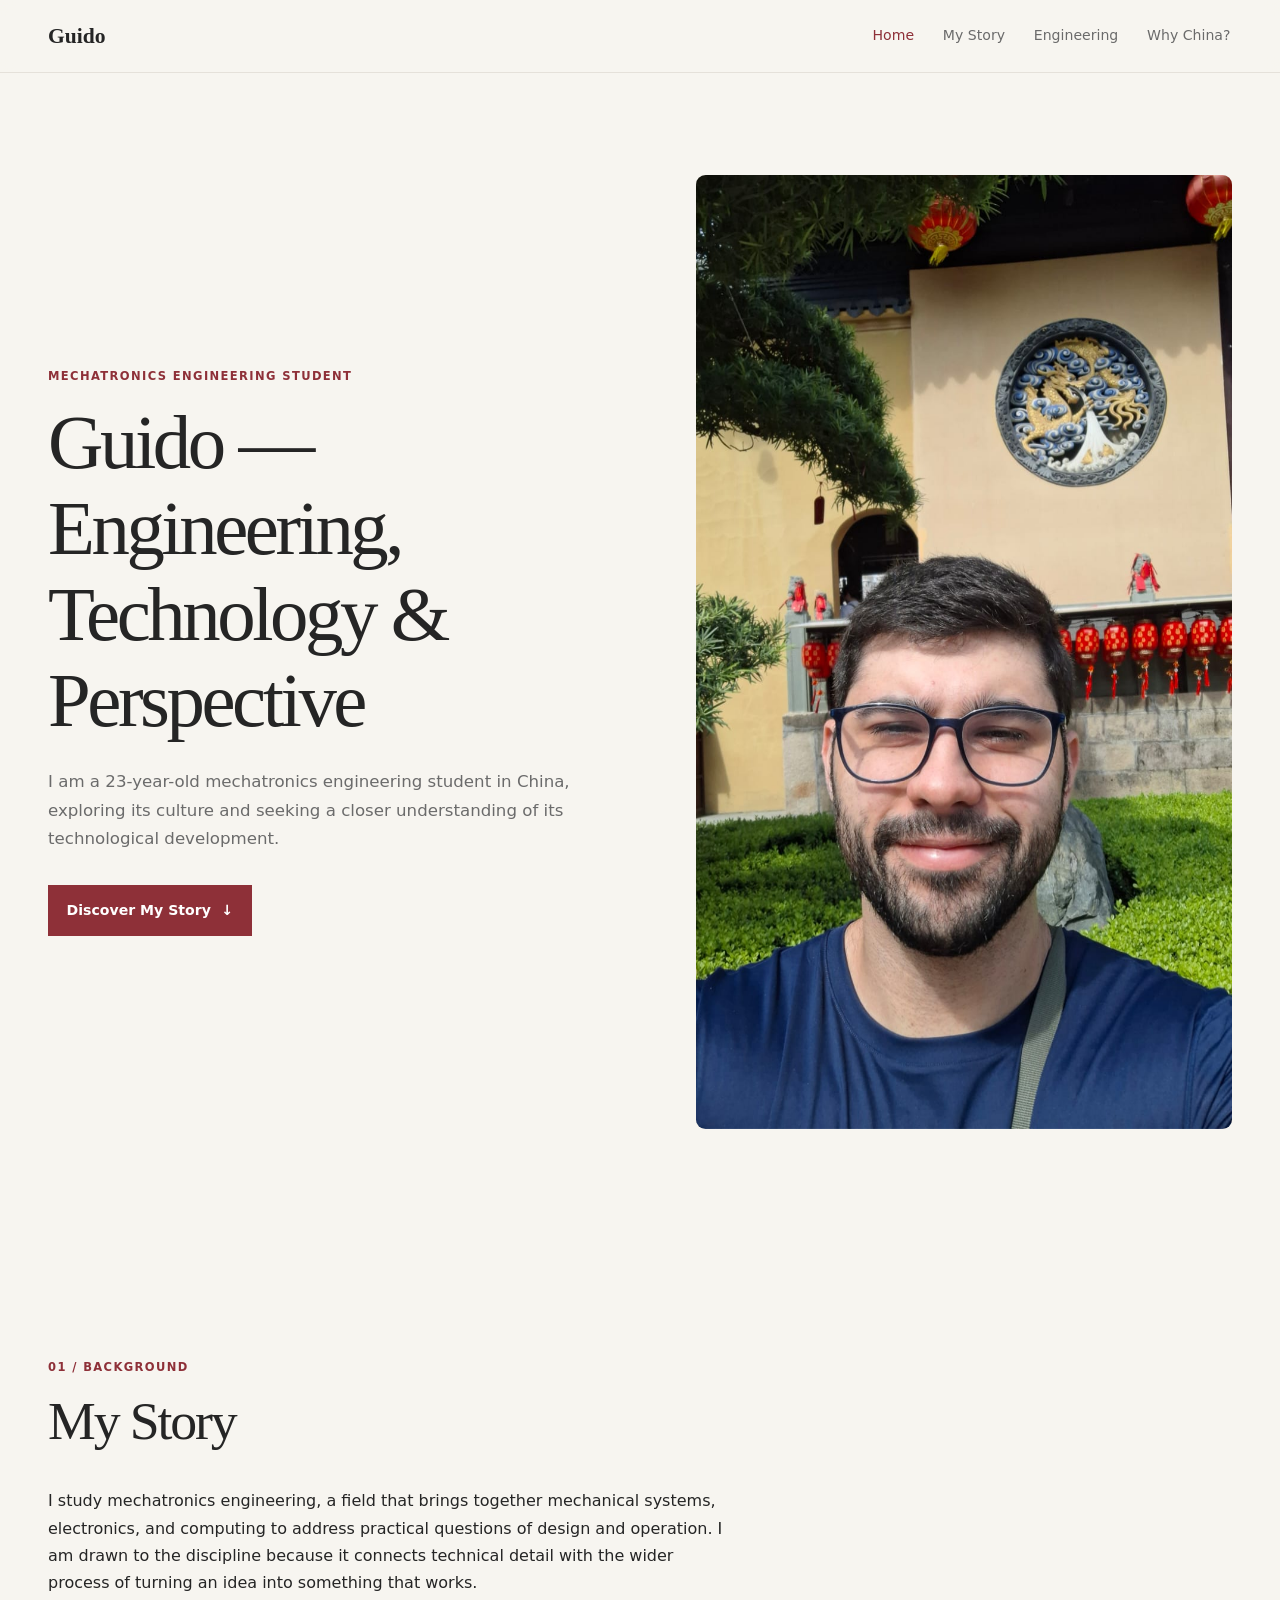
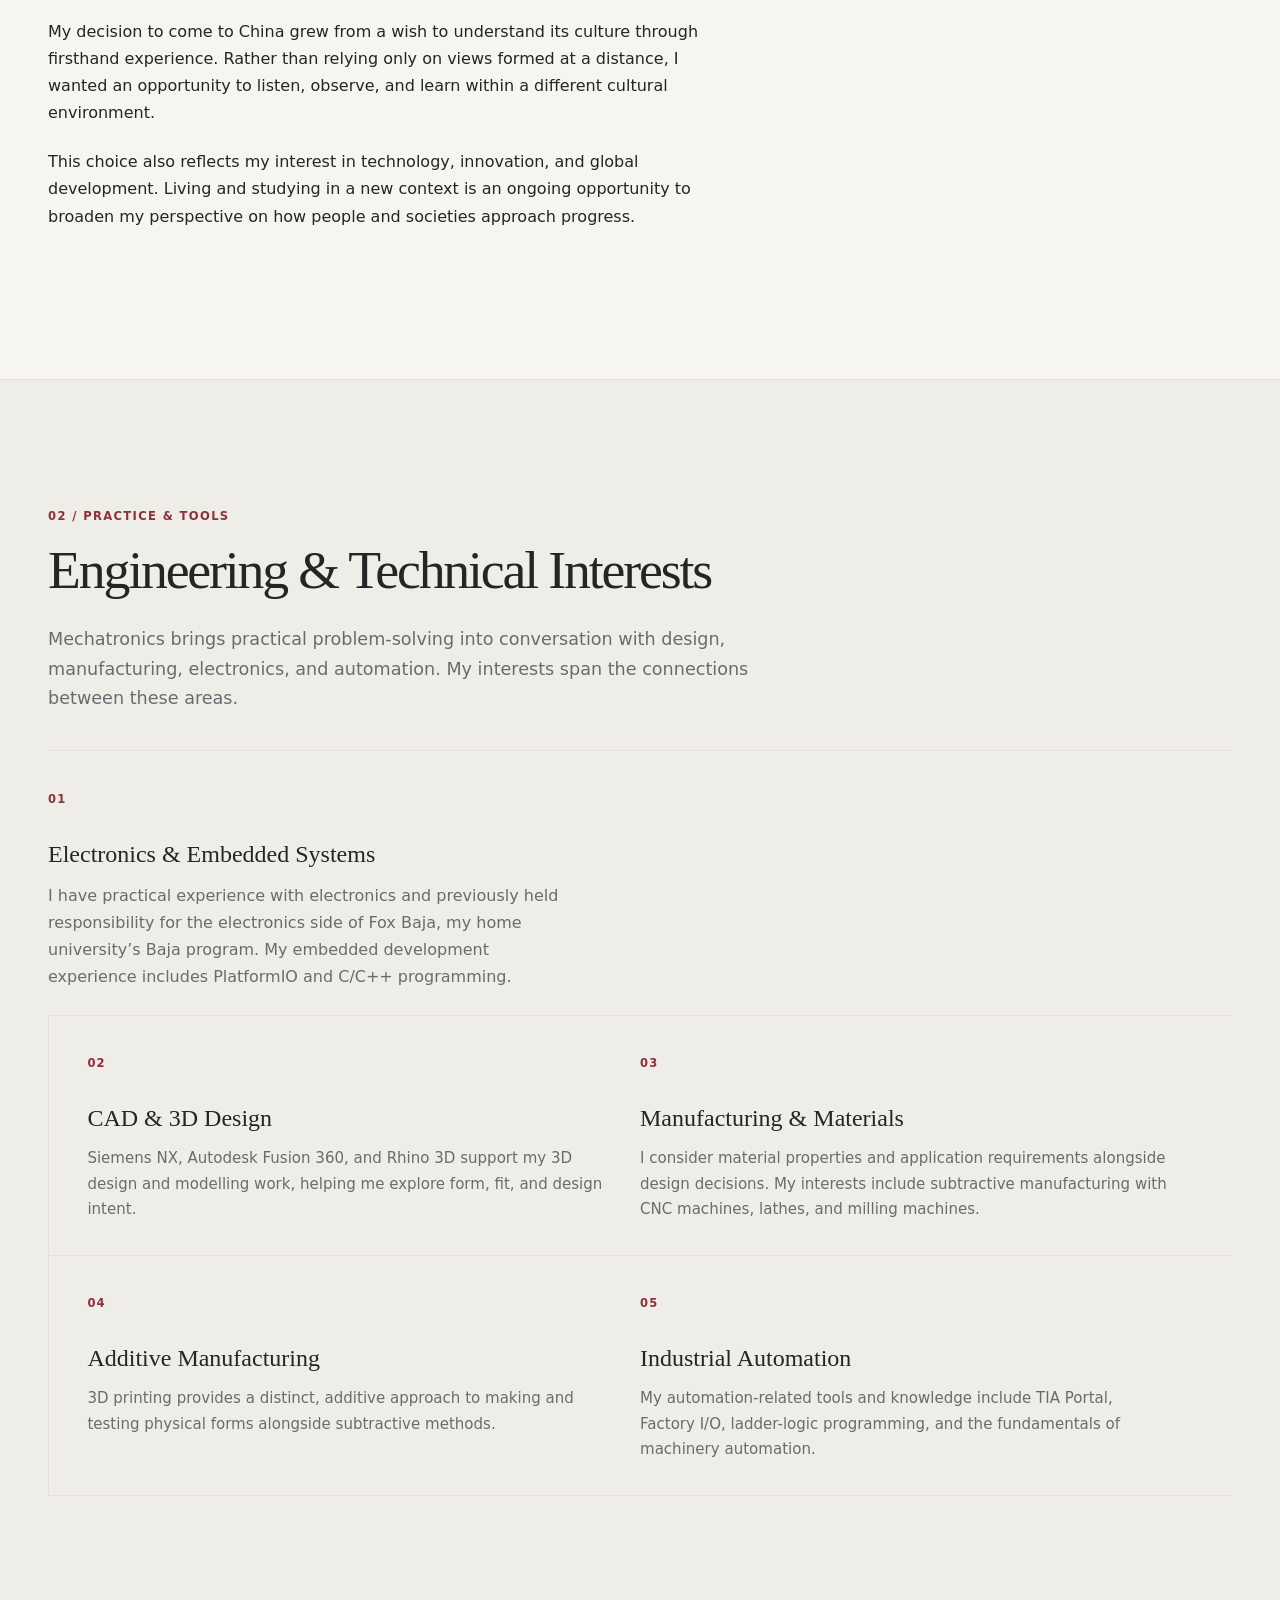
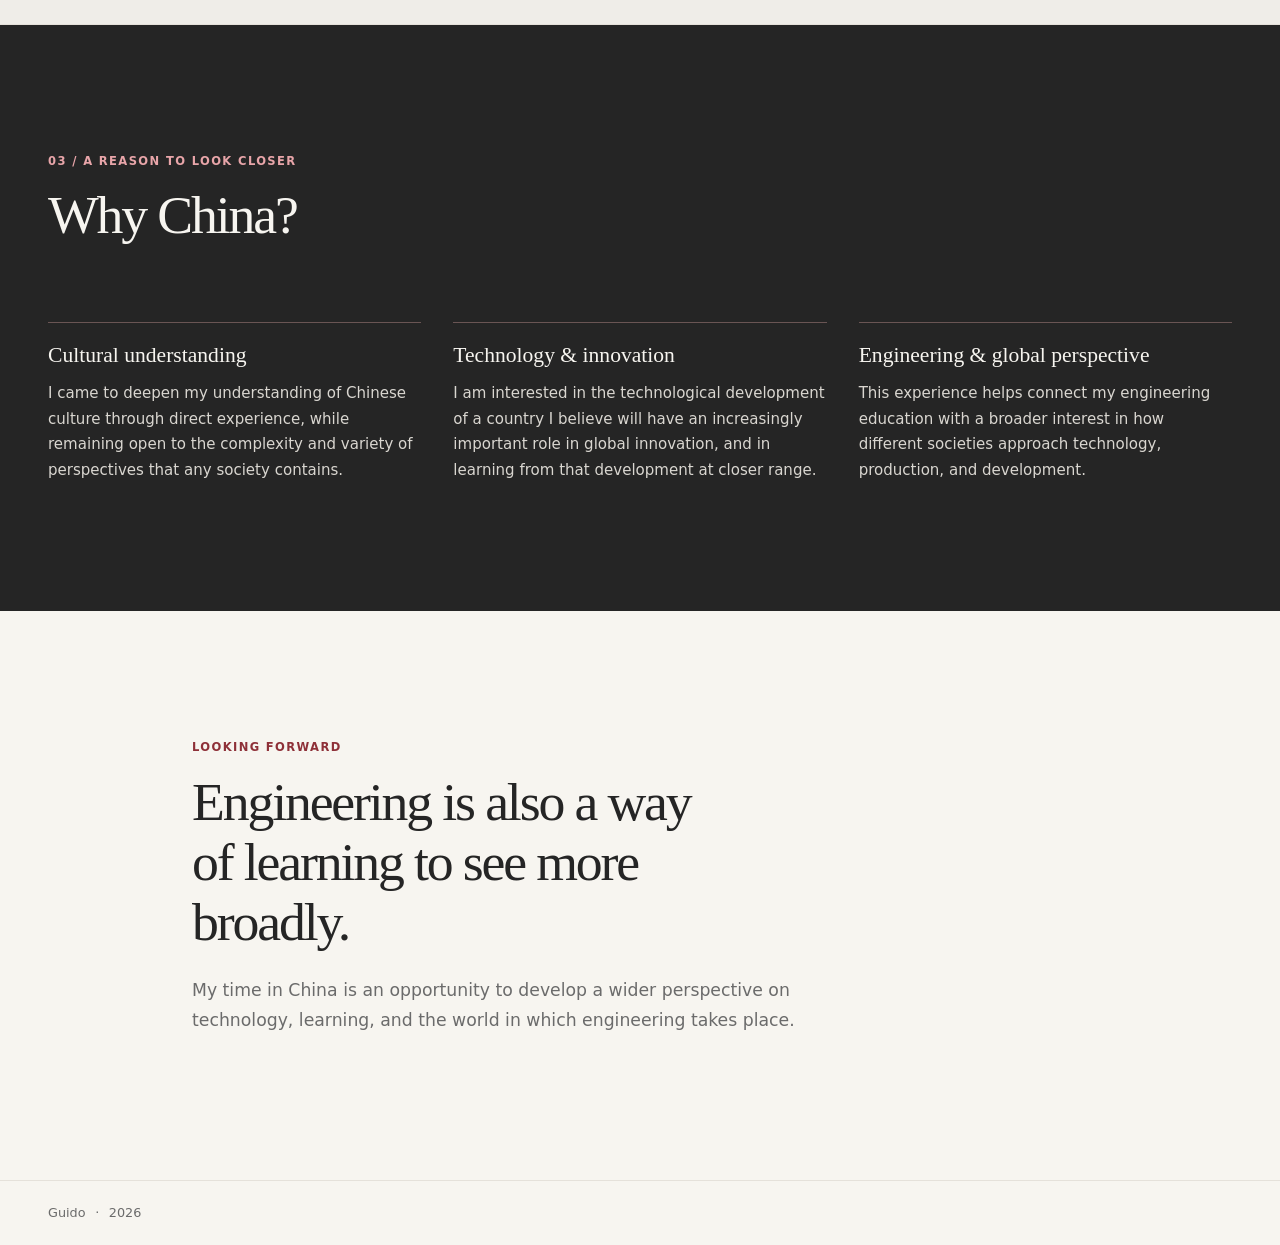
<file: index.html>
<!doctype html>
<html lang="en">
  <head>
    <meta charset="UTF-8" />
    <meta name="viewport" content="width=device-width, initial-scale=1.0" />
    <meta name="description" content="Guido's personal website: engineering, technology, and perspective." />
    <title>Guido — Engineering, Technology &amp; Perspective</title>
    <link rel="stylesheet" href="style.css" />
  </head>
  <body>
    <a class="skip-link" href="#main-content">Skip to main content</a>

    <header class="site-header">
      <nav class="nav container" aria-label="Main navigation">
        <a class="brand" href="#home" aria-label="Guido — home">Guido</a>
        <button class="menu-toggle" type="button" aria-expanded="false" aria-controls="primary-menu">
          <span class="menu-toggle__label">Menu</span>
          <span class="menu-toggle__icon" aria-hidden="true"></span>
        </button>
        <ul class="nav-links" id="primary-menu">
          <li><a href="#home">Home</a></li>
          <li><a href="#my-story">My Story</a></li>
          <li><a href="#engineering">Engineering</a></li>
          <li><a href="#why-china">Why China?</a></li>
        </ul>
      </nav>
    </header>

    <main id="main-content">
      <section class="hero container" id="home" aria-labelledby="hero-title">
        <div class="hero__content">
          <p class="eyebrow">Mechatronics engineering student</p>
          <h1 id="hero-title">Guido — Engineering, Technology &amp; Perspective</h1>
          <p class="hero__intro">I am a 23-year-old mechatronics engineering student in China, exploring its culture and seeking a closer understanding of its technological development.</p>
          <a class="button" href="#my-story">Discover My Story <span aria-hidden="true">↓</span></a>
        </div>
        <div class="portrait-frame">
          <!-- The shared portrait is stored in the parent images folder. -->
          <img class="portrait" src="images/guido.jpg" alt="Portrait of Guido in China" />
          <div class="portrait-placeholder" aria-hidden="true">
            <span>Portrait</span>
            <p>Add your photo as<br /><code>images/guido.jpg</code></p>
          </div>
        </div>
      </section>

      <section class="section container reveal" id="my-story" aria-labelledby="story-title">
        <div class="section-heading">
          <p class="eyebrow">01 / Background</p>
          <h2 id="story-title">My Story</h2>
        </div>
        <div class="prose">
          <p>I study mechatronics engineering, a field that brings together mechanical systems, electronics, and computing to address practical questions of design and operation. I am drawn to the discipline because it connects technical detail with the wider process of turning an idea into something that works.</p>
          <p>My decision to come to China grew from a wish to understand its culture through firsthand experience. Rather than relying only on views formed at a distance, I wanted an opportunity to listen, observe, and learn within a different cultural environment.</p>
          <p>This choice also reflects my interest in technology, innovation, and global development. Living and studying in a new context is an ongoing opportunity to broaden my perspective on how people and societies approach progress.</p>
        </div>
      </section>

      <section class="section section--engineering" id="engineering" aria-labelledby="engineering-title">
        <div class="container reveal">
          <div class="section-heading section-heading--wide">
            <p class="eyebrow">02 / Practice &amp; tools</p>
            <h2 id="engineering-title">Engineering &amp; Technical Interests</h2>
            <p class="section-lede">Mechatronics brings practical problem-solving into conversation with design, manufacturing, electronics, and automation. My interests span the connections between these areas.</p>
          </div>
          <div class="skills-grid">
            <article class="skill-block skill-block--featured">
              <p class="skill-number">01</p>
              <h3>Electronics &amp; Embedded Systems</h3>
              <p>I have practical experience with electronics and previously held responsibility for the electronics side of Fox Baja, my home university’s Baja program. My embedded development experience includes PlatformIO and C/C++ programming.</p>
            </article>
            <article class="skill-block">
              <p class="skill-number">02</p>
              <h3>CAD &amp; 3D Design</h3>
              <p>Siemens NX, Autodesk Fusion 360, and Rhino 3D support my 3D design and modelling work, helping me explore form, fit, and design intent.</p>
            </article>
            <article class="skill-block">
              <p class="skill-number">03</p>
              <h3>Manufacturing &amp; Materials</h3>
              <p>I consider material properties and application requirements alongside design decisions. My interests include subtractive manufacturing with CNC machines, lathes, and milling machines.</p>
            </article>
            <article class="skill-block">
              <p class="skill-number">04</p>
              <h3>Additive Manufacturing</h3>
              <p>3D printing provides a distinct, additive approach to making and testing physical forms alongside subtractive methods.</p>
            </article>
            <article class="skill-block">
              <p class="skill-number">05</p>
              <h3>Industrial Automation</h3>
              <p>My automation-related tools and knowledge include TIA Portal, Factory I/O, ladder-logic programming, and the fundamentals of machinery automation.</p>
            </article>
          </div>
        </div>
      </section>

      <section class="section section--china" id="why-china" aria-labelledby="china-title">
        <div class="container reveal">
          <div class="section-heading section-heading--wide">
            <p class="eyebrow">03 / A reason to look closer</p>
            <h2 id="china-title">Why China?</h2>
          </div>
          <div class="perspective-grid">
            <article>
              <h3>Cultural understanding</h3>
              <p>I came to deepen my understanding of Chinese culture through direct experience, while remaining open to the complexity and variety of perspectives that any society contains.</p>
            </article>
            <article>
              <h3>Technology &amp; innovation</h3>
              <p>I am interested in the technological development of a country I believe will have an increasingly important role in global innovation, and in learning from that development at closer range.</p>
            </article>
            <article>
              <h3>Engineering &amp; global perspective</h3>
              <p>This experience helps connect my engineering education with a broader interest in how different societies approach technology, production, and development.</p>
            </article>
          </div>
        </div>
      </section>

      <section class="closing container reveal" aria-labelledby="closing-title">
        <p class="eyebrow">Looking forward</p>
        <h2 id="closing-title">Engineering is also a way of learning to see more broadly.</h2>
        <p>My time in China is an opportunity to develop a wider perspective on technology, learning, and the world in which engineering takes place.</p>
      </section>
    </main>

    <footer class="footer">
      <div class="container"><span>Guido</span><span aria-hidden="true">·</span><span id="current-year"></span></div>
    </footer>
    <script src="script.js"></script>
  </body>
</html>
</file>
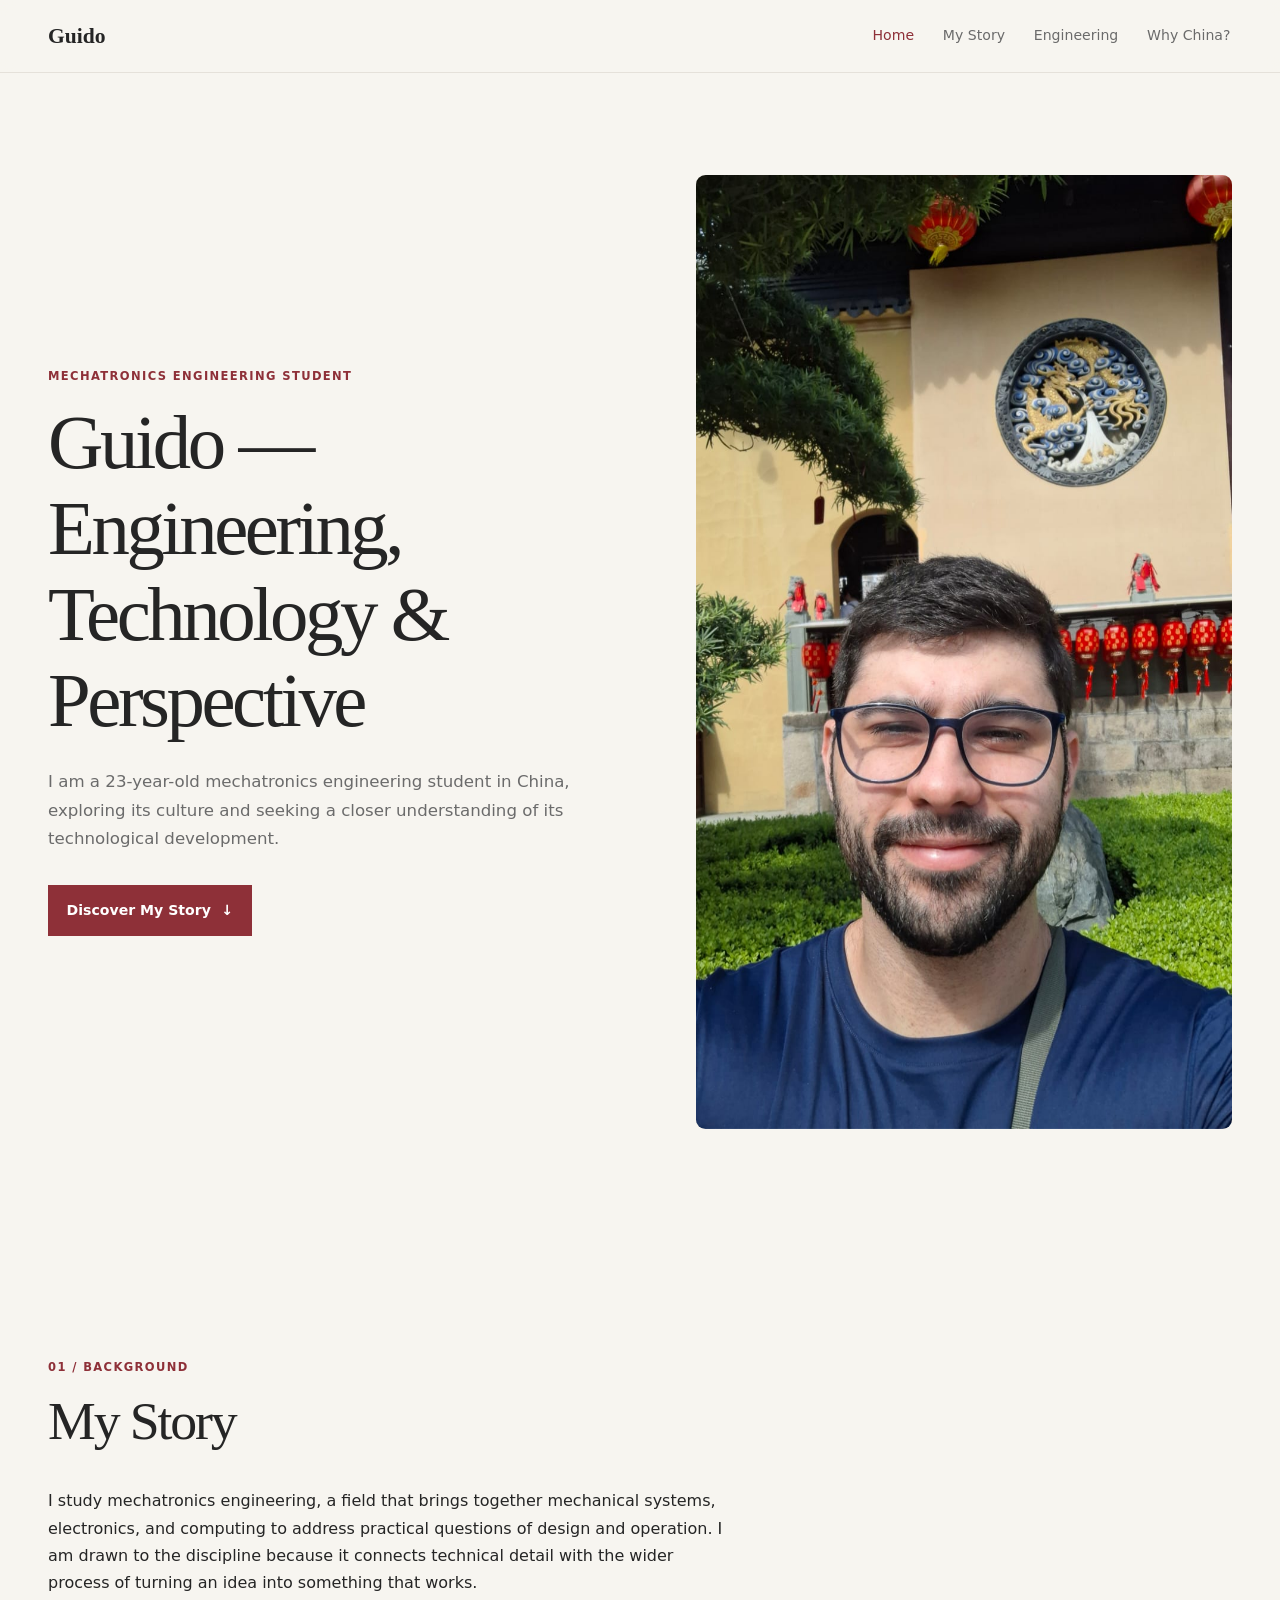
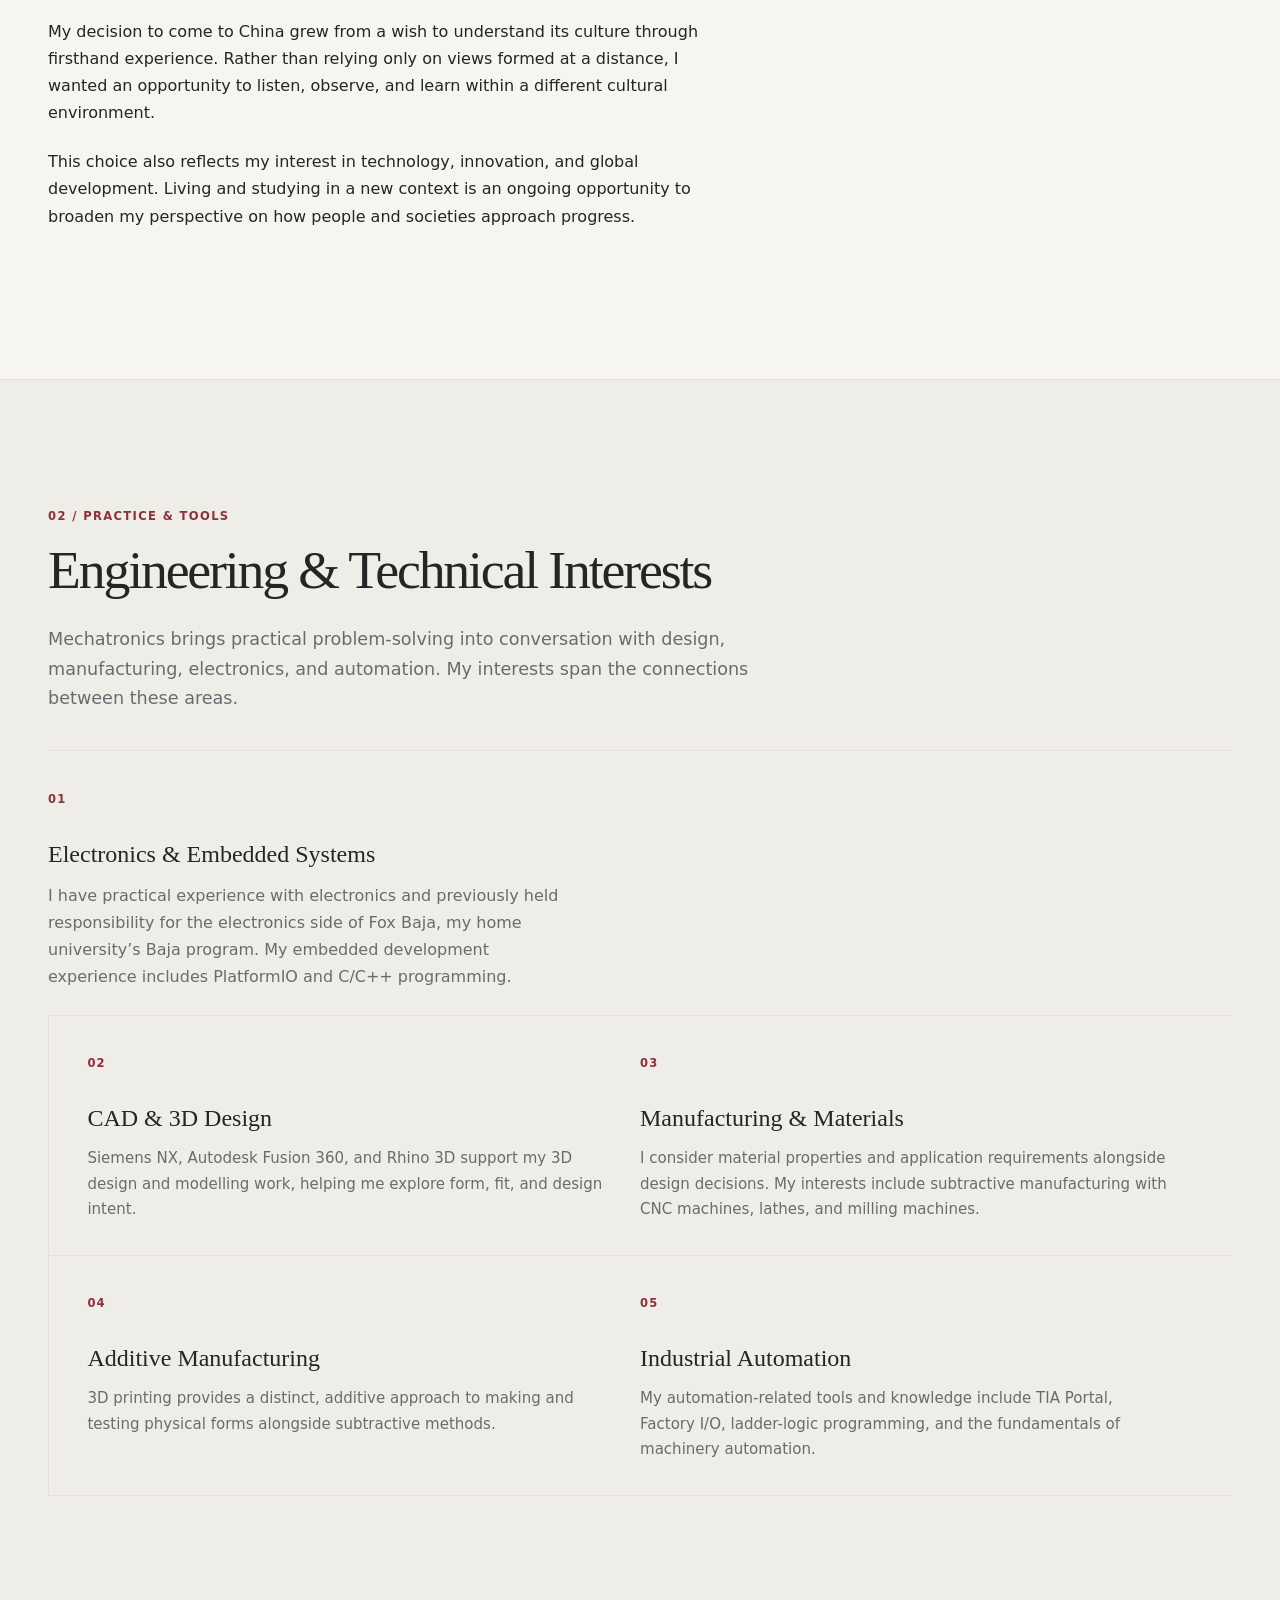
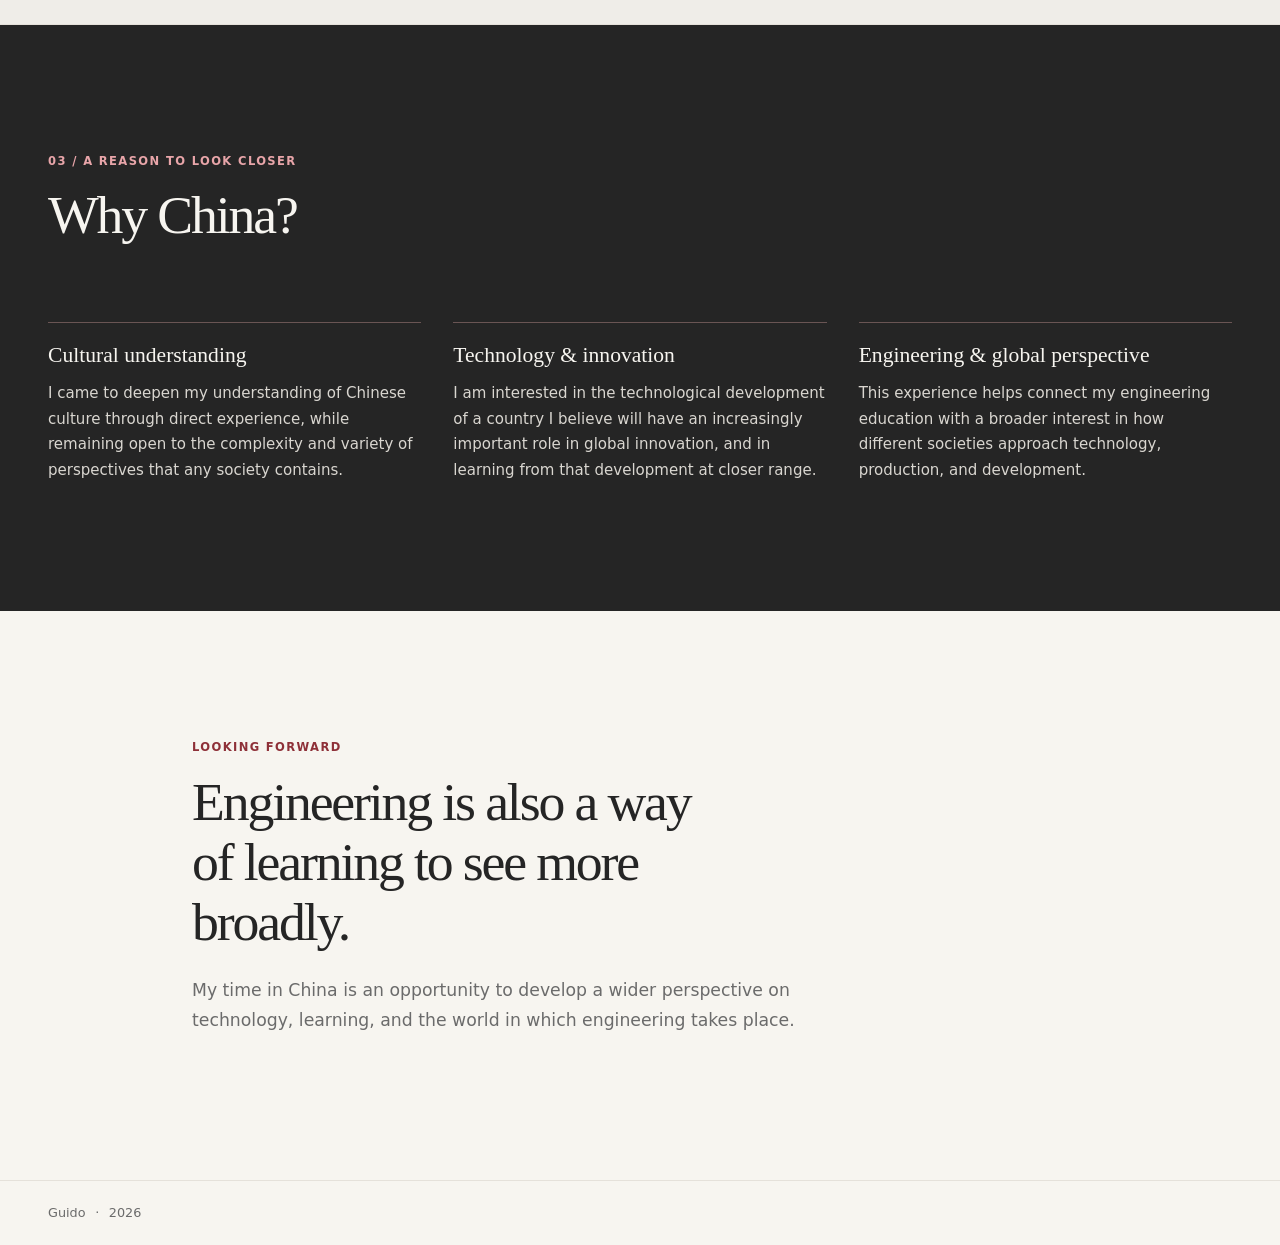
<file: Complex/index.html>
<!doctype html>
<html lang="en">
  <head>
    <meta charset="UTF-8" />
    <meta name="viewport" content="width=device-width, initial-scale=1.0" />
    <meta name="description" content="Guido's personal website: engineering, technology, and perspective." />
    <title>Guido — Engineering, Technology &amp; Perspective</title>
    <link rel="stylesheet" href="style.css" />
  </head>
  <body>
    <a class="skip-link" href="#main-content">Skip to main content</a>

    <header class="site-header">
      <nav class="nav container" aria-label="Main navigation">
        <a class="brand" href="#home" aria-label="Guido — home">Guido</a>
        <button class="menu-toggle" type="button" aria-expanded="false" aria-controls="primary-menu">
          <span class="menu-toggle__label">Menu</span>
          <span class="menu-toggle__icon" aria-hidden="true"></span>
        </button>
        <ul class="nav-links" id="primary-menu">
          <li><a href="#home">Home</a></li>
          <li><a href="#my-story">My Story</a></li>
          <li><a href="#engineering">Engineering</a></li>
          <li><a href="#why-china">Why China?</a></li>
        </ul>
      </nav>
    </header>

    <main id="main-content">
      <section class="hero container" id="home" aria-labelledby="hero-title">
        <div class="hero__content">
          <p class="eyebrow">Mechatronics engineering student</p>
          <h1 id="hero-title">Guido — Engineering, Technology &amp; Perspective</h1>
          <p class="hero__intro">I am a 23-year-old mechatronics engineering student in China, exploring its culture and seeking a closer understanding of its technological development.</p>
          <a class="button" href="#my-story">Discover My Story <span aria-hidden="true">↓</span></a>
        </div>
        <div class="portrait-frame">
          <!-- The shared portrait is stored in the parent images folder. -->
          <img class="portrait" src="../images/guido.jpg" alt="Portrait of Guido in China" />
          <div class="portrait-placeholder" aria-hidden="true">
            <span>Portrait</span>
            <p>Add your photo as<br /><code>images/guido.jpg</code></p>
          </div>
        </div>
      </section>

      <section class="section container reveal" id="my-story" aria-labelledby="story-title">
        <div class="section-heading">
          <p class="eyebrow">01 / Background</p>
          <h2 id="story-title">My Story</h2>
        </div>
        <div class="prose">
          <p>I study mechatronics engineering, a field that brings together mechanical systems, electronics, and computing to address practical questions of design and operation. I am drawn to the discipline because it connects technical detail with the wider process of turning an idea into something that works.</p>
          <p>My decision to come to China grew from a wish to understand its culture through firsthand experience. Rather than relying only on views formed at a distance, I wanted an opportunity to listen, observe, and learn within a different cultural environment.</p>
          <p>This choice also reflects my interest in technology, innovation, and global development. Living and studying in a new context is an ongoing opportunity to broaden my perspective on how people and societies approach progress.</p>
        </div>
      </section>

      <section class="section section--engineering" id="engineering" aria-labelledby="engineering-title">
        <div class="container reveal">
          <div class="section-heading section-heading--wide">
            <p class="eyebrow">02 / Practice &amp; tools</p>
            <h2 id="engineering-title">Engineering &amp; Technical Interests</h2>
            <p class="section-lede">Mechatronics brings practical problem-solving into conversation with design, manufacturing, electronics, and automation. My interests span the connections between these areas.</p>
          </div>
          <div class="skills-grid">
            <article class="skill-block skill-block--featured">
              <p class="skill-number">01</p>
              <h3>Electronics &amp; Embedded Systems</h3>
              <p>I have practical experience with electronics and previously held responsibility for the electronics side of Fox Baja, my home university’s Baja program. My embedded development experience includes PlatformIO and C/C++ programming.</p>
            </article>
            <article class="skill-block">
              <p class="skill-number">02</p>
              <h3>CAD &amp; 3D Design</h3>
              <p>Siemens NX, Autodesk Fusion 360, and Rhino 3D support my 3D design and modelling work, helping me explore form, fit, and design intent.</p>
            </article>
            <article class="skill-block">
              <p class="skill-number">03</p>
              <h3>Manufacturing &amp; Materials</h3>
              <p>I consider material properties and application requirements alongside design decisions. My interests include subtractive manufacturing with CNC machines, lathes, and milling machines.</p>
            </article>
            <article class="skill-block">
              <p class="skill-number">04</p>
              <h3>Additive Manufacturing</h3>
              <p>3D printing provides a distinct, additive approach to making and testing physical forms alongside subtractive methods.</p>
            </article>
            <article class="skill-block">
              <p class="skill-number">05</p>
              <h3>Industrial Automation</h3>
              <p>My automation-related tools and knowledge include TIA Portal, Factory I/O, ladder-logic programming, and the fundamentals of machinery automation.</p>
            </article>
          </div>
        </div>
      </section>

      <section class="section section--china" id="why-china" aria-labelledby="china-title">
        <div class="container reveal">
          <div class="section-heading section-heading--wide">
            <p class="eyebrow">03 / A reason to look closer</p>
            <h2 id="china-title">Why China?</h2>
          </div>
          <div class="perspective-grid">
            <article>
              <h3>Cultural understanding</h3>
              <p>I came to deepen my understanding of Chinese culture through direct experience, while remaining open to the complexity and variety of perspectives that any society contains.</p>
            </article>
            <article>
              <h3>Technology &amp; innovation</h3>
              <p>I am interested in the technological development of a country I believe will have an increasingly important role in global innovation, and in learning from that development at closer range.</p>
            </article>
            <article>
              <h3>Engineering &amp; global perspective</h3>
              <p>This experience helps connect my engineering education with a broader interest in how different societies approach technology, production, and development.</p>
            </article>
          </div>
        </div>
      </section>

      <section class="closing container reveal" aria-labelledby="closing-title">
        <p class="eyebrow">Looking forward</p>
        <h2 id="closing-title">Engineering is also a way of learning to see more broadly.</h2>
        <p>My time in China is an opportunity to develop a wider perspective on technology, learning, and the world in which engineering takes place.</p>
      </section>
    </main>

    <footer class="footer">
      <div class="container"><span>Guido</span><span aria-hidden="true">·</span><span id="current-year"></span></div>
    </footer>
    <script src="script.js"></script>
  </body>
</html>
</file>
<file: style.css>
:root {
  --off-white: #f7f5f0;
  --charcoal: #252525;
  --deep-red: #8e3038;
  --muted-grey: #6b6b6b;
  --light-grey: #e5e1da;
  --serif: Georgia, "Times New Roman", Times, serif;
  --sans: Inter, ui-sans-serif, system-ui, -apple-system, BlinkMacSystemFont, "Segoe UI", sans-serif;
  --container: 74rem;
  --header-height: 4.5rem;
}

* { box-sizing: border-box; }
html { scroll-behavior: smooth; }
body { margin: 0; background: var(--off-white); color: var(--charcoal); font-family: var(--sans); font-size: 1rem; line-height: 1.7; }
img { display: block; max-width: 100%; }
a { color: inherit; }
.container { width: min(var(--container), calc(100% - 3rem)); margin-inline: auto; }
.skip-link { position: fixed; z-index: 20; top: .75rem; left: .75rem; padding: .6rem .9rem; background: var(--charcoal); color: var(--off-white); transform: translateY(-180%); }
.skip-link:focus { transform: translateY(0); }

.site-header { position: sticky; z-index: 10; top: 0; min-height: var(--header-height); background: color-mix(in srgb, var(--off-white) 94%, transparent); border-bottom: 1px solid var(--light-grey); backdrop-filter: blur(8px); }
.nav { display: flex; align-items: center; justify-content: space-between; min-height: var(--header-height); gap: 1rem; }
.brand { font-family: var(--serif); font-size: 1.35rem; font-weight: 700; text-decoration: none; }
.nav-links { display: flex; align-items: center; gap: clamp(.6rem, 2vw, 1.7rem); margin: 0; padding: 0; list-style: none; }
.nav-links a { display: block; padding: .5rem .1rem; color: var(--muted-grey); font-size: .88rem; text-decoration: none; transition: color 160ms ease; }
.nav-links a:hover, .nav-links a[aria-current="page"] { color: var(--deep-red); }
.menu-toggle { display: none; border: 0; background: none; color: var(--charcoal); font: inherit; cursor: pointer; }
.menu-toggle__icon, .menu-toggle__icon::before, .menu-toggle__icon::after { display: block; width: 1.15rem; height: 1px; background: currentColor; content: ""; }
.menu-toggle__icon { position: relative; margin-left: .55rem; }.menu-toggle__icon::before { position: absolute; top: -.34rem; }.menu-toggle__icon::after { position: absolute; top: .34rem; }

h1, h2, h3, p { margin-top: 0; } h1, h2, h3 { font-weight: 400; line-height: 1.12; }
h1, h2 { font-family: var(--serif); } h1 { max-width: 11ch; margin-bottom: 1.5rem; font-size: clamp(2.7rem, 6vw, 5.3rem); letter-spacing: -.045em; } h2 { margin-bottom: 0; font-size: clamp(2.25rem, 4.2vw, 4rem); letter-spacing: -.04em; } h3 { margin-bottom: .85rem; font-family: var(--serif); font-size: 1.5rem; }
.eyebrow { margin-bottom: 1rem; color: var(--deep-red); font-size: .72rem; font-weight: 700; letter-spacing: .12em; line-height: 1.4; text-transform: uppercase; }
.hero { display: grid; grid-template-columns: minmax(0, 1.02fr) minmax(19rem, .98fr); align-items: center; gap: clamp(2.5rem, 7vw, 7rem); min-height: calc(100vh - var(--header-height)); padding-block: clamp(4rem, 8vw, 7rem); }
.hero__intro { max-width: 36rem; margin-bottom: 2rem; color: var(--muted-grey); font-size: clamp(1rem, 1.3vw, 1.15rem); }
.button { display: inline-flex; align-items: center; gap: .65rem; padding: .78rem 1.1rem; border: 1px solid var(--deep-red); background: var(--deep-red); color: #fff; font-size: .88rem; font-weight: 700; text-decoration: none; transition: background 160ms ease, transform 160ms ease; }.button:hover { background: #70252c; transform: translateY(-2px); }
.portrait-frame { position: relative; min-height: clamp(25rem, 52vw, 40rem); overflow: hidden; border-radius: .6rem; background: #dedbd4; }
.portrait { position: relative; z-index: 1; width: 100%; height: 100%; min-height: inherit; object-fit: cover; }
.portrait-placeholder { position: absolute; inset: 0; display: grid; z-index: 0; place-content: center; text-align: center; color: var(--muted-grey); background: linear-gradient(135deg, #e9e6df, #d9d4cb); }.portrait-placeholder span { margin-bottom: .5rem; color: var(--charcoal); font-family: var(--serif); font-size: 2rem; }.portrait-placeholder p { margin: 0; line-height: 1.6; }.portrait-placeholder code { padding: .1rem .25rem; background: rgb(255 255 255 / .45); font-size: .8rem; }

.section, .closing { scroll-margin-top: calc(var(--header-height) + 1.5rem); padding-block: clamp(5rem, 10vw, 9rem); }.section-heading { margin-bottom: 2.25rem; }.section-heading--wide { max-width: 50rem; }.section-lede { max-width: 44rem; margin: 1.5rem 0 0; color: var(--muted-grey); font-size: 1.1rem; }.prose { max-width: 43rem; }.prose p { margin-bottom: 1.35rem; }
.section--engineering { border-block: 1px solid var(--light-grey); background: #efede8; }.skills-grid { display: grid; grid-template-columns: repeat(2, minmax(0, 1fr)); border-top: 1px solid var(--light-grey); }.skill-block { min-height: 15rem; padding: clamp(1.5rem, 3vw, 2.5rem) 1rem 1.5rem 0; border-bottom: 1px solid var(--light-grey); }.skill-block:nth-child(even) { padding-left: clamp(1.5rem, 3vw, 2.5rem); border-left: 1px solid var(--light-grey); }.skill-block p:last-child { max-width: 33rem; margin-bottom: 0; color: var(--muted-grey); font-size: .94rem; }.skill-number { margin-bottom: 2rem; color: var(--deep-red); font-size: .72rem; font-weight: 700; letter-spacing: .1em; }.skill-block--featured { grid-column: span 2; padding-right: 20%; }.skill-block--featured p:last-child { font-size: 1rem; }
.section--china { background: var(--charcoal); color: var(--off-white); }.section--china .eyebrow { color: #e8a5a9; }.perspective-grid { display: grid; grid-template-columns: repeat(3, 1fr); gap: 2rem; margin-top: clamp(3rem, 6vw, 5rem); }.perspective-grid article { border-top: 1px solid #6a5554; padding-top: 1.3rem; }.perspective-grid h3 { font-size: 1.35rem; }.perspective-grid p { margin-bottom: 0; color: #d9d6d0; font-size: .94rem; }
.closing { max-width: 56rem; }.closing h2 { max-width: 19ch; margin-bottom: 1.5rem; }.closing > p:last-child { max-width: 40rem; color: var(--muted-grey); font-size: 1.08rem; }.footer { border-top: 1px solid var(--light-grey); color: var(--muted-grey); font-size: .8rem; }.footer .container { display: flex; gap: .6rem; padding-block: 1.3rem; }
:focus-visible { outline: 3px solid var(--deep-red); outline-offset: 4px; }
.js .reveal { opacity: 0; transform: translateY(12px); }.js .reveal.is-visible { animation: enter .55s ease both; } @keyframes enter { from { opacity: 0; transform: translateY(12px); } to { opacity: 1; transform: translateY(0); } }
@media (prefers-reduced-motion: reduce) { html { scroll-behavior: auto; } *, *::before, *::after { animation-duration: .01ms !important; animation-iteration-count: 1 !important; transition-duration: .01ms !important; } }
@media (max-width: 700px) { :root { --header-height: 4rem; }.container { width: min(var(--container), calc(100% - 2rem)); }.menu-toggle { display: inline-flex; align-items: center; min-height: 2.75rem; padding: .5rem; font-size: .85rem; }.nav-links { position: absolute; top: calc(100% + 1px); right: 0; left: 0; display: none; flex-direction: column; align-items: stretch; gap: 0; padding: .5rem 1rem 1rem; border-bottom: 1px solid var(--light-grey); background: var(--off-white); }.nav-links.is-open { display: flex; }.nav-links a { min-height: 2.75rem; padding: .7rem 0; border-bottom: 1px solid var(--light-grey); }.hero { grid-template-columns: 1fr; gap: 2.5rem; min-height: auto; padding-top: 3.5rem; }.portrait-frame { min-height: min(125vw, 34rem); }.skills-grid, .perspective-grid { grid-template-columns: 1fr; }.skill-block, .skill-block--featured { grid-column: auto; min-height: auto; padding: 1.8rem 0; }.skill-block:nth-child(even) { padding-left: 0; border-left: 0; }.skill-number { margin-bottom: 1.25rem; }.perspective-grid { gap: 2.25rem; }.section, .closing { padding-block: 4.5rem; } }
</file>
<file: Complex/style.css>
:root {
  --off-white: #f7f5f0;
  --charcoal: #252525;
  --deep-red: #8e3038;
  --muted-grey: #6b6b6b;
  --light-grey: #e5e1da;
  --serif: Georgia, "Times New Roman", Times, serif;
  --sans: Inter, ui-sans-serif, system-ui, -apple-system, BlinkMacSystemFont, "Segoe UI", sans-serif;
  --container: 74rem;
  --header-height: 4.5rem;
}

* { box-sizing: border-box; }
html { scroll-behavior: smooth; }
body { margin: 0; background: var(--off-white); color: var(--charcoal); font-family: var(--sans); font-size: 1rem; line-height: 1.7; }
img { display: block; max-width: 100%; }
a { color: inherit; }
.container { width: min(var(--container), calc(100% - 3rem)); margin-inline: auto; }
.skip-link { position: fixed; z-index: 20; top: .75rem; left: .75rem; padding: .6rem .9rem; background: var(--charcoal); color: var(--off-white); transform: translateY(-180%); }
.skip-link:focus { transform: translateY(0); }

.site-header { position: sticky; z-index: 10; top: 0; min-height: var(--header-height); background: color-mix(in srgb, var(--off-white) 94%, transparent); border-bottom: 1px solid var(--light-grey); backdrop-filter: blur(8px); }
.nav { display: flex; align-items: center; justify-content: space-between; min-height: var(--header-height); gap: 1rem; }
.brand { font-family: var(--serif); font-size: 1.35rem; font-weight: 700; text-decoration: none; }
.nav-links { display: flex; align-items: center; gap: clamp(.6rem, 2vw, 1.7rem); margin: 0; padding: 0; list-style: none; }
.nav-links a { display: block; padding: .5rem .1rem; color: var(--muted-grey); font-size: .88rem; text-decoration: none; transition: color 160ms ease; }
.nav-links a:hover, .nav-links a[aria-current="page"] { color: var(--deep-red); }
.menu-toggle { display: none; border: 0; background: none; color: var(--charcoal); font: inherit; cursor: pointer; }
.menu-toggle__icon, .menu-toggle__icon::before, .menu-toggle__icon::after { display: block; width: 1.15rem; height: 1px; background: currentColor; content: ""; }
.menu-toggle__icon { position: relative; margin-left: .55rem; }.menu-toggle__icon::before { position: absolute; top: -.34rem; }.menu-toggle__icon::after { position: absolute; top: .34rem; }

h1, h2, h3, p { margin-top: 0; } h1, h2, h3 { font-weight: 400; line-height: 1.12; }
h1, h2 { font-family: var(--serif); } h1 { max-width: 11ch; margin-bottom: 1.5rem; font-size: clamp(2.7rem, 6vw, 5.3rem); letter-spacing: -.045em; } h2 { margin-bottom: 0; font-size: clamp(2.25rem, 4.2vw, 4rem); letter-spacing: -.04em; } h3 { margin-bottom: .85rem; font-family: var(--serif); font-size: 1.5rem; }
.eyebrow { margin-bottom: 1rem; color: var(--deep-red); font-size: .72rem; font-weight: 700; letter-spacing: .12em; line-height: 1.4; text-transform: uppercase; }
.hero { display: grid; grid-template-columns: minmax(0, 1.02fr) minmax(19rem, .98fr); align-items: center; gap: clamp(2.5rem, 7vw, 7rem); min-height: calc(100vh - var(--header-height)); padding-block: clamp(4rem, 8vw, 7rem); }
.hero__intro { max-width: 36rem; margin-bottom: 2rem; color: var(--muted-grey); font-size: clamp(1rem, 1.3vw, 1.15rem); }
.button { display: inline-flex; align-items: center; gap: .65rem; padding: .78rem 1.1rem; border: 1px solid var(--deep-red); background: var(--deep-red); color: #fff; font-size: .88rem; font-weight: 700; text-decoration: none; transition: background 160ms ease, transform 160ms ease; }.button:hover { background: #70252c; transform: translateY(-2px); }
.portrait-frame { position: relative; min-height: clamp(25rem, 52vw, 40rem); overflow: hidden; border-radius: .6rem; background: #dedbd4; }
.portrait { position: relative; z-index: 1; width: 100%; height: 100%; min-height: inherit; object-fit: cover; }
.portrait-placeholder { position: absolute; inset: 0; display: grid; z-index: 0; place-content: center; text-align: center; color: var(--muted-grey); background: linear-gradient(135deg, #e9e6df, #d9d4cb); }.portrait-placeholder span { margin-bottom: .5rem; color: var(--charcoal); font-family: var(--serif); font-size: 2rem; }.portrait-placeholder p { margin: 0; line-height: 1.6; }.portrait-placeholder code { padding: .1rem .25rem; background: rgb(255 255 255 / .45); font-size: .8rem; }

.section, .closing { scroll-margin-top: calc(var(--header-height) + 1.5rem); padding-block: clamp(5rem, 10vw, 9rem); }.section-heading { margin-bottom: 2.25rem; }.section-heading--wide { max-width: 50rem; }.section-lede { max-width: 44rem; margin: 1.5rem 0 0; color: var(--muted-grey); font-size: 1.1rem; }.prose { max-width: 43rem; }.prose p { margin-bottom: 1.35rem; }
.section--engineering { border-block: 1px solid var(--light-grey); background: #efede8; }.skills-grid { display: grid; grid-template-columns: repeat(2, minmax(0, 1fr)); border-top: 1px solid var(--light-grey); }.skill-block { min-height: 15rem; padding: clamp(1.5rem, 3vw, 2.5rem) 1rem 1.5rem 0; border-bottom: 1px solid var(--light-grey); }.skill-block:nth-child(even) { padding-left: clamp(1.5rem, 3vw, 2.5rem); border-left: 1px solid var(--light-grey); }.skill-block p:last-child { max-width: 33rem; margin-bottom: 0; color: var(--muted-grey); font-size: .94rem; }.skill-number { margin-bottom: 2rem; color: var(--deep-red); font-size: .72rem; font-weight: 700; letter-spacing: .1em; }.skill-block--featured { grid-column: span 2; padding-right: 20%; }.skill-block--featured p:last-child { font-size: 1rem; }
.section--china { background: var(--charcoal); color: var(--off-white); }.section--china .eyebrow { color: #e8a5a9; }.perspective-grid { display: grid; grid-template-columns: repeat(3, 1fr); gap: 2rem; margin-top: clamp(3rem, 6vw, 5rem); }.perspective-grid article { border-top: 1px solid #6a5554; padding-top: 1.3rem; }.perspective-grid h3 { font-size: 1.35rem; }.perspective-grid p { margin-bottom: 0; color: #d9d6d0; font-size: .94rem; }
.closing { max-width: 56rem; }.closing h2 { max-width: 19ch; margin-bottom: 1.5rem; }.closing > p:last-child { max-width: 40rem; color: var(--muted-grey); font-size: 1.08rem; }.footer { border-top: 1px solid var(--light-grey); color: var(--muted-grey); font-size: .8rem; }.footer .container { display: flex; gap: .6rem; padding-block: 1.3rem; }
:focus-visible { outline: 3px solid var(--deep-red); outline-offset: 4px; }
.js .reveal { opacity: 0; transform: translateY(12px); }.js .reveal.is-visible { animation: enter .55s ease both; } @keyframes enter { from { opacity: 0; transform: translateY(12px); } to { opacity: 1; transform: translateY(0); } }
@media (prefers-reduced-motion: reduce) { html { scroll-behavior: auto; } *, *::before, *::after { animation-duration: .01ms !important; animation-iteration-count: 1 !important; transition-duration: .01ms !important; } }
@media (max-width: 700px) { :root { --header-height: 4rem; }.container { width: min(var(--container), calc(100% - 2rem)); }.menu-toggle { display: inline-flex; align-items: center; min-height: 2.75rem; padding: .5rem; font-size: .85rem; }.nav-links { position: absolute; top: calc(100% + 1px); right: 0; left: 0; display: none; flex-direction: column; align-items: stretch; gap: 0; padding: .5rem 1rem 1rem; border-bottom: 1px solid var(--light-grey); background: var(--off-white); }.nav-links.is-open { display: flex; }.nav-links a { min-height: 2.75rem; padding: .7rem 0; border-bottom: 1px solid var(--light-grey); }.hero { grid-template-columns: 1fr; gap: 2.5rem; min-height: auto; padding-top: 3.5rem; }.portrait-frame { min-height: min(125vw, 34rem); }.skills-grid, .perspective-grid { grid-template-columns: 1fr; }.skill-block, .skill-block--featured { grid-column: auto; min-height: auto; padding: 1.8rem 0; }.skill-block:nth-child(even) { padding-left: 0; border-left: 0; }.skill-number { margin-bottom: 1.25rem; }.perspective-grid { gap: 2.25rem; }.section, .closing { padding-block: 4.5rem; } }
</file>
